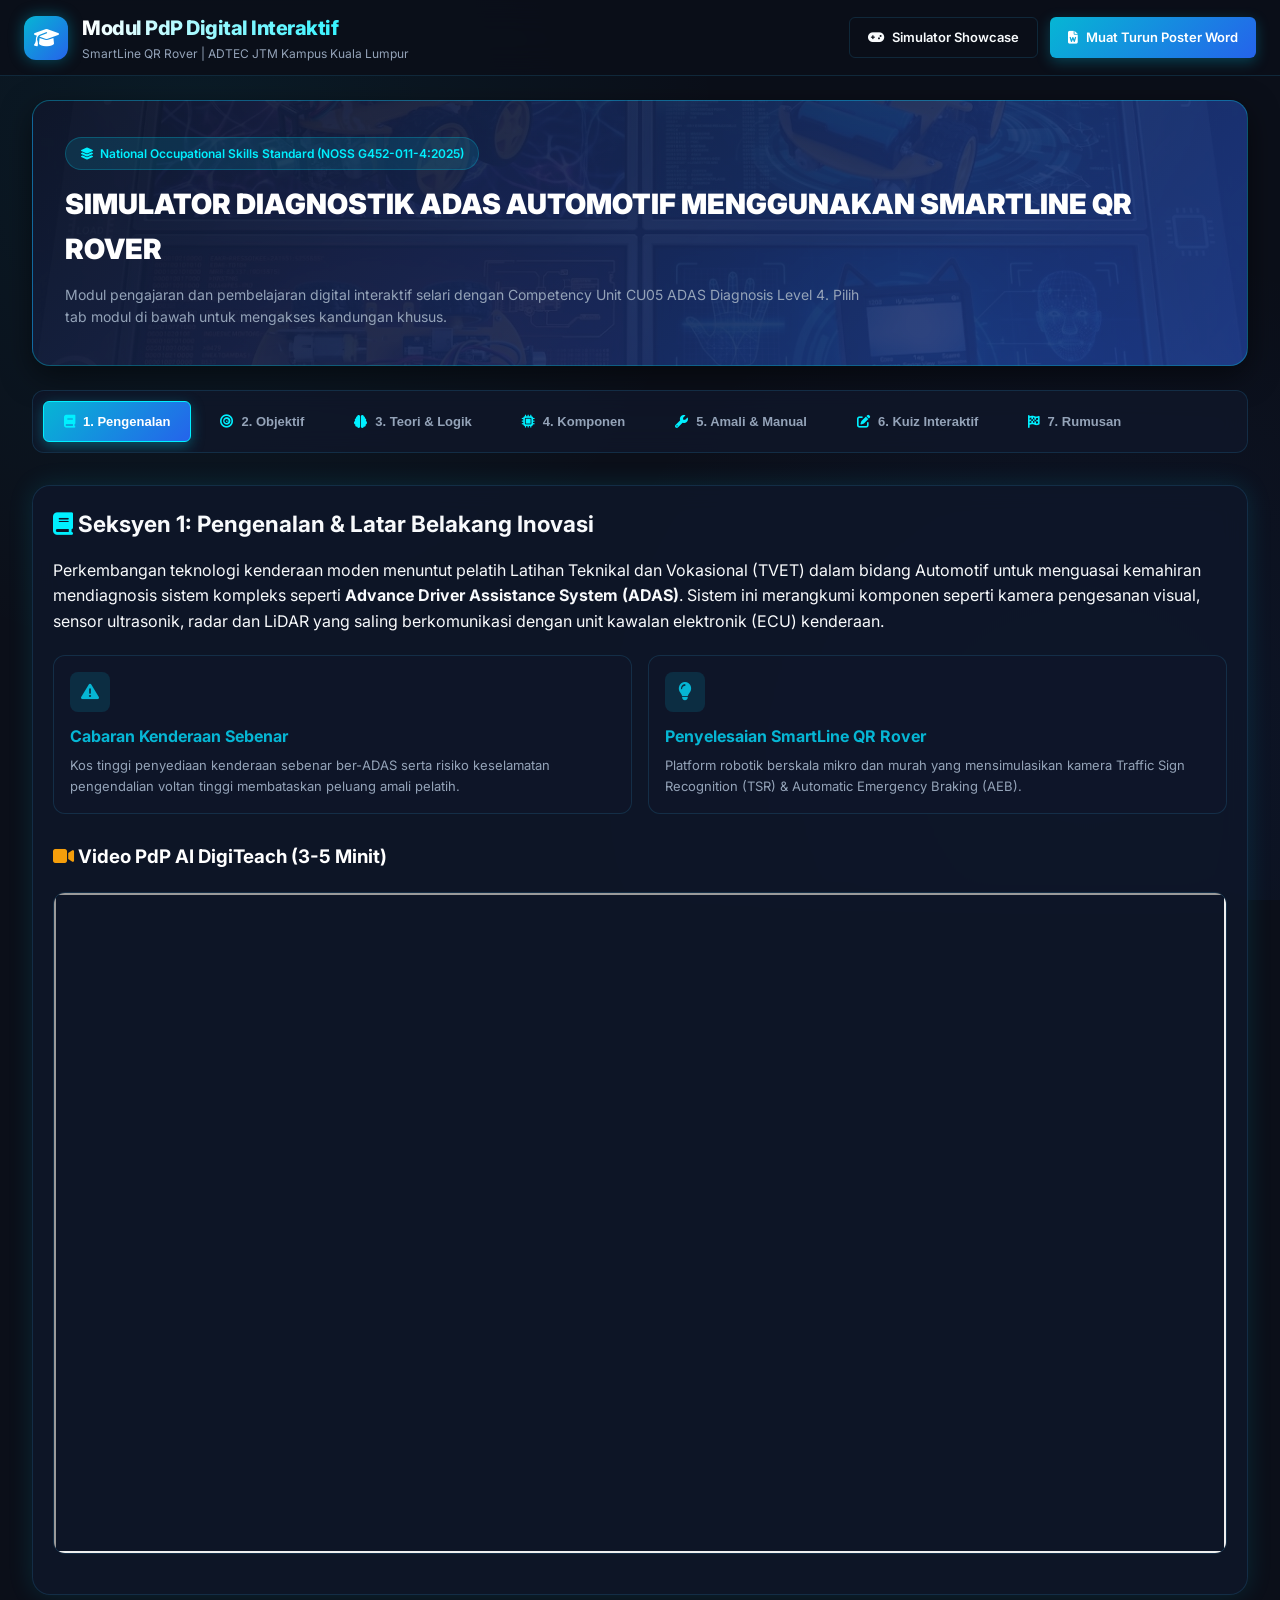
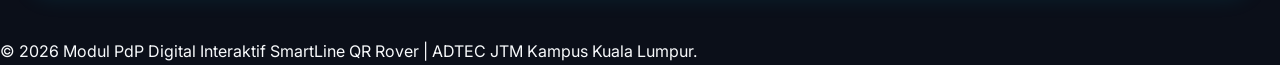
<file: google_site_portal.html>
<!DOCTYPE html>
<html lang="ms">
<head>
    <meta charset="UTF-8">
    <meta name="viewport" content="width=device-width, initial-scale=1.0">
    <title>Modul PdP Digital Interaktif | SmartLine QR Rover ADAS</title>
    <meta name="description" content="Modul Pengajaran & Pembelajaran Digital Interaktif Simulator Diagnostik ADAS Automotif Menggunakan SmartLine QR Rover. ADTEC JTM Kampus Kuala Lumpur.">
    <!-- Google Fonts -->
    <link rel="preconnect" href="https://fonts.googleapis.com">
    <link rel="preconnect" href="https://fonts.gstatic.com" crossorigin>
    <link href="https://fonts.googleapis.com/css2?family=Inter:wght@300;400;500;600;700;800;900&family=JetBrains+Mono:wght@400;600;700&display=swap" rel="stylesheet">
    <!-- FontAwesome Icons -->
    <link rel="stylesheet" href="https://cdnjs.cloudflare.com/ajax/libs/font-awesome/6.5.1/css/all.min.css">
    <link rel="stylesheet" href="style.css">
    <style>
        /* Tab-Based Portal Styling */
        .portal-hero {
            background: linear-gradient(135deg, rgba(15, 23, 42, 0.95), rgba(30, 58, 138, 0.9)), url('assets/site_image_1.jpg') center/cover;
            padding: 36px 32px;
            border-radius: var(--radius-lg);
            border: 1px solid var(--border-glow);
            margin-bottom: 24px;
            box-shadow: 0 10px 30px rgba(0,0,0,0.5);
        }
        
        .portal-tabs-wrapper {
            background: rgba(15, 23, 42, 0.8);
            backdrop-filter: blur(12px);
            border: 1px solid var(--border-color);
            border-radius: var(--radius-md);
            padding: 10px;
            margin-bottom: 32px; /* Clear gap between tabs bar and panel content */
            display: flex;
            gap: 8px;
            overflow-x: auto;
        }

        .portal-tab-btn {
            padding: 12px 20px;
            background: transparent;
            border: 1px solid transparent;
            border-radius: var(--radius-sm);
            color: var(--text-secondary);
            font-size: 13px;
            font-weight: 600;
            cursor: pointer;
            white-space: nowrap;
            display: inline-flex;
            align-items: center;
            gap: 8px;
            transition: all 0.2s ease;
        }

        .portal-tab-btn:hover {
            background: rgba(30, 41, 59, 0.6);
            color: var(--text-primary);
        }

        .portal-tab-btn.active {
            background: linear-gradient(135deg, var(--color-cyan), var(--color-blue));
            color: #FFFFFF;
            border-color: var(--color-cyan-glow);
            box-shadow: 0 4px 14px rgba(6, 182, 212, 0.4);
            font-weight: 700;
        }

        /* Distinct Tab Content Panels */
        .portal-panel {
            display: none;
            margin-top: 10px;
        }

        .portal-panel.active {
            display: block;
            animation: panelFadeIn 0.3s ease;
        }

        @keyframes panelFadeIn {
            from { opacity: 0; transform: translateY(8px); }
            to { opacity: 1; transform: translateY(0); }
        }

        .video-container {
            position: relative;
            padding-bottom: 56.25%;
            height: 0;
            overflow: hidden;
            border-radius: var(--radius-md);
            border: 1px solid var(--border-color);
            margin: 20px 0;
        }

        .video-container iframe {
            position: absolute;
            top: 0;
            left: 0;
            width: 100%;
            height: 100%;
        }

        .quiz-question-card {
            background: rgba(15, 23, 42, 0.9);
            border: 1px solid var(--border-color);
            border-radius: var(--radius-md);
            padding: 20px;
            margin-bottom: 16px;
        }

        .quiz-opt {
            display: block;
            padding: 10px 14px;
            background: rgba(30, 41, 59, 0.6);
            border: 1px solid var(--border-color);
            border-radius: var(--radius-sm);
            margin-top: 8px;
            cursor: pointer;
            transition: all 0.2s ease;
            font-size: 13px;
        }

        .quiz-opt:hover {
            background: rgba(6, 182, 212, 0.15);
            border-color: var(--color-cyan);
        }

        .quiz-opt input {
            margin-right: 10px;
            accent-color: var(--color-cyan);
        }

        .code-block-box {
            background: #050811;
            border: 1px solid var(--border-color);
            border-radius: var(--radius-md);
            padding: 16px;
            font-family: var(--font-mono);
            font-size: 13px;
            color: #38BDF8;
            overflow-x: auto;
            position: relative;
            margin: 16px 0;
        }

        .copy-btn {
            position: absolute;
            top: 10px;
            right: 10px;
            background: rgba(30, 41, 59, 0.8);
            border: 1px solid var(--border-color);
            color: #fff;
            padding: 4px 10px;
            border-radius: 4px;
            font-size: 11px;
            cursor: pointer;
        }

        .comp-grid {
            display: grid;
            grid-template-columns: repeat(auto-fit, minmax(260px, 1fr));
            gap: 16px;
            margin-top: 16px;
        }

        .comp-card {
            background: rgba(15, 23, 42, 0.8);
            border: 1px solid var(--border-color);
            border-radius: var(--radius-md);
            padding: 16px;
        }

        .comp-icon {
            width: 40px;
            height: 40px;
            border-radius: 8px;
            background: rgba(6, 182, 212, 0.15);
            color: var(--color-cyan);
            display: flex;
            align-items: center;
            justify-content: center;
            font-size: 18px;
            margin-bottom: 12px;
        }
    </style>
</head>
<body class="dark-theme">

    <!-- TOP NAV BAR -->
    <header class="top-nav">
        <div class="nav-container">
            <div class="brand-logo">
                <div class="logo-icon"><i class="fa-solid fa-graduation-cap"></i></div>
                <div class="brand-text">
                    <span class="brand-title">Modul PdP Digital Interaktif</span>
                    <span class="brand-sub">SmartLine QR Rover | ADTEC JTM Kampus Kuala Lumpur</span>
                </div>
            </div>

            <div class="nav-actions">
                <a href="index.html" class="btn btn-outline btn-sm">
                    <i class="fa-solid fa-gamepad"></i> Simulator Showcase
                </a>
                <a href="Poster_A4_eProsiding_SmartLine_QR_Rover_MIPACTVET2026.docx" download class="btn btn-primary btn-sm">
                    <i class="fa-solid fa-file-word"></i> Muat Turun Poster Word
                </a>
            </div>
        </div>
    </header>

    <div class="main-content" style="max-width: 1400px; margin: 0 auto; padding: 24px 32px;">
        
        <!-- HERO SECTION BANNER -->
        <div class="portal-hero">
            <span class="badge badge-category"><i class="fa-solid fa-layer-group"></i> National Occupational Skills Standard (NOSS G452-011-4:2025)</span>
            <h1 style="font-size: 28px; font-weight: 900; margin: 12px 0; color: #fff;">
                SIMULATOR DIAGNOSTIK ADAS AUTOMOTIF MENGGUNAKAN SMARTLINE QR ROVER
            </h1>
            <p style="color: #94A3B8; max-width: 800px; font-size: 14px;">
                Modul pengajaran dan pembelajaran digital interaktif selari dengan Competency Unit CU05 ADAS Diagnosis Level 4. Pilih tab modul di bawah untuk mengakses kandungan khusus.
            </p>
        </div>

        <!-- TAB NAVIGATION (INDIVIDUAL TAB SEPARATION) -->
        <div class="portal-tabs-wrapper">
            <button class="portal-tab-btn active" onclick="switchPortalTab(this, 'tab-sec-1')">
                <i class="fa-solid fa-book text-cyan"></i> 1. Pengenalan
            </button>
            <button class="portal-tab-btn" onclick="switchPortalTab(this, 'tab-sec-2')">
                <i class="fa-solid fa-bullseye text-cyan"></i> 2. Objektif
            </button>
            <button class="portal-tab-btn" onclick="switchPortalTab(this, 'tab-sec-3')">
                <i class="fa-solid fa-brain text-cyan"></i> 3. Teori & Logik
            </button>
            <button class="portal-tab-btn" onclick="switchPortalTab(this, 'tab-sec-4')">
                <i class="fa-solid fa-microchip text-cyan"></i> 4. Komponen
            </button>
            <button class="portal-tab-btn" onclick="switchPortalTab(this, 'tab-sec-5')">
                <i class="fa-solid fa-wrench text-cyan"></i> 5. Amali & Manual
            </button>
            <button class="portal-tab-btn" onclick="switchPortalTab(this, 'tab-sec-6')">
                <i class="fa-solid fa-pen-to-square text-cyan"></i> 6. Kuiz Interaktif
            </button>
            <button class="portal-tab-btn" onclick="switchPortalTab(this, 'tab-sec-7')">
                <i class="fa-solid fa-flag-checkered text-cyan"></i> 7. Rumusan
            </button>
        </div>

        <!-- ========================================== -->
        <!-- TAB 1 PANEL: PENGENALAN -->
        <!-- ========================================== -->
        <div id="tab-sec-1" class="portal-panel active">
            <div class="card card-glow">
                <div class="card-header">
                    <h2><i class="fa-solid fa-book text-cyan"></i> Seksyen 1: Pengenalan & Latar Belakang Inovasi</h2>
                </div>
                <div class="card-body">
                    <p>Perkembangan teknologi kenderaan moden menuntut pelatih Latihan Teknikal dan Vokasional (TVET) dalam bidang Automotif untuk menguasai kemahiran mendiagnosis sistem kompleks seperti <strong>Advance Driver Assistance System (ADAS)</strong>. Sistem ini merangkumi komponen seperti kamera pengesanan visual, sensor ultrasonik, radar dan LiDAR yang saling berkomunikasi dengan unit kawalan elektronik (ECU) kenderaan.</p>
                    
                    <div class="comp-grid" style="margin-top: 20px;">
                        <div class="comp-card">
                            <div class="comp-icon"><i class="fa-solid fa-triangle-exclamation"></i></div>
                            <h4 style="color: var(--color-cyan);">Cabaran Kenderaan Sebenar</h4>
                            <p style="font-size: 13px; color: var(--text-secondary); margin-top: 6px;">Kos tinggi penyediaan kenderaan sebenar ber-ADAS serta risiko keselamatan pengendalian voltan tinggi membataskan peluang amali pelatih.</p>
                        </div>
                        <div class="comp-card">
                            <div class="comp-icon"><i class="fa-solid fa-lightbulb"></i></div>
                            <h4 style="color: var(--color-cyan);">Penyelesaian SmartLine QR Rover</h4>
                            <p style="font-size: 13px; color: var(--text-secondary); margin-top: 6px;">Platform robotik berskala mikro dan murah yang mensimulasikan kamera Traffic Sign Recognition (TSR) & Automatic Emergency Braking (AEB).</p>
                        </div>
                    </div>

                    <!-- VIDEO PLAYER -->
                    <h3 style="margin-top: 28px; margin-bottom: 12px; color: #fff;"><i class="fa-solid fa-video text-amber"></i> Video PdP AI DigiTeach (3-5 Minit)</h3>
                    <div class="video-container">
                        <iframe src="https://www.youtube.com/embed/Lzb06oSUD6E" title="Video PdP SmartLine QR Rover ADAS" allow="accelerometer; autoplay; clipboard-write; encrypted-media; gyroscope; picture-in-picture" allowfullscreen></iframe>
                    </div>
                </div>
            </div>
        </div>

        <!-- ========================================== -->
        <!-- TAB 2 PANEL: OBJEKTIF -->
        <!-- ========================================== -->
        <div id="tab-sec-2" class="portal-panel">
            <div class="card card-glow">
                <div class="card-header">
                    <h2><i class="fa-solid fa-bullseye text-cyan"></i> Seksyen 2: Objektif Modul & Hasil Pembelajaran</h2>
                </div>
                <div class="card-body">
                    <p style="margin-bottom: 16px; color: var(--text-secondary);">Projek ini bertujuan untuk mencapai hasil pembelajaran berikut:</p>
                    <ul class="noss-list" style="font-size: 14px; line-height: 1.8;">
                        <li><i class="fa-solid fa-circle-check text-success"></i> <strong>Objektif 1:</strong> Membangunkan platform simulator robotik berautonomi SmartLine QR Rover menggunakan AI Vision (HuskyLens) dan sensor ultrasonik bagi mensimulasikan ADAS.</li>
                        <li><i class="fa-solid fa-circle-check text-success"></i> <strong>Objektif 2:</strong> Menyediakan modul PdP digital interaktif yang dipetakan secara langsung kepada standard <strong>NOSS G452-011-4:2025 (ADAS Diagnosis Level 4)</strong>.</li>
                        <li><i class="fa-solid fa-circle-check text-success"></i> <strong>Objektif 3:</strong> Menyediakan pendedahan amali berskala mikro dan kos rendah sebelum pelatih mengendalikan kenderaan sebenar bervoltan tinggi.</li>
                    </ul>
                </div>
            </div>
        </div>

        <!-- ========================================== -->
        <!-- TAB 3 PANEL: TEORI & PSEUDOKOD -->
        <!-- ========================================== -->
        <div id="tab-sec-3" class="portal-panel">
            <div class="card card-glow">
                <div class="card-header">
                    <h2><i class="fa-solid fa-brain text-cyan"></i> Seksyen 3: Teori Navigasi & Pseudokod Logik Kawalan ECU</h2>
                </div>
                <div class="card-body">
                    <p>Rover beroperasi berasaskan 3 prinsip kawalan utama:</p>
                    <ol style="margin-left: 20px; color: var(--text-secondary); margin-top: 10px; line-height: 1.8;">
                        <li><strong>Line Following Navigation:</strong> Sensor IR array membaca kontras garisan hitam pada trek permukaan.</li>
                        <li><strong>Obstacle Detection & AEB:</strong> Sensor Ultrasonik mengira masa balik gelombang bunyi untuk mengesan objek (< 20cm).</li>
                        <li><strong>AI Vision Command Recognition:</strong> HuskyLens membaca tag QR untuk menghantar arahan START, PAUSE & STOP menerusi komunikasi UART/I2C ke Arduino ECU.</li>
                    </ol>

                    <h4 style="margin-top: 24px; color: #fff;"><i class="fa-solid fa-code text-cyan"></i> Pseudokod Logik Kawalan (Arduino ECU):</h4>
                    <div class="code-block-box">
                        <button class="copy-btn" onclick="copyCode()"><i class="fa-solid fa-copy"></i> Salin Kod</button>
<pre id="code-content">// SmartLine QR Rover - ADAS Control Logic
VOID LOOP() {
    READ_HUSKYLENS_QR();
    READ_ULTRASONIC_DISTANCE();
    READ_LINE_SENSORS();

    IF (qr_command == "QR_START") {
        rover_state = STATE_RUNNING;
    } ELSE IF (qr_command == "QR_PAUSE") {
        rover_state = STATE_HOLD;
    } ELSE IF (qr_command == "QR_STOP") {
        rover_state = STATE_STOPPED;
    }

    // AEB Emergency Braking Priority Check
    IF (ultrasonic_distance < 20.0) { // Object in front < 20cm
        STOP_MOTORS();
        TRIGGER_HAZARD_ALARM();
        WAIT_UNTIL_PATH_CLEAR();
    } ELSE IF (rover_state == STATE_RUNNING) {
        EXECUTE_LINE_FOLLOWING();
    } ELSE {
        STOP_MOTORS();
    }
}</pre>
                    </div>
                </div>
            </div>
        </div>

        <!-- ========================================== -->
        <!-- TAB 4 PANEL: KOMPONEN & SPESIFIKASI -->
        <!-- ========================================== -->
        <div id="tab-sec-4" class="portal-panel">
            <div class="card card-glow">
                <div class="card-header">
                    <h2><i class="fa-solid fa-microchip text-cyan"></i> Seksyen 4: Senarai Komponen & Spesifikasi Teknikal</h2>
                </div>
                <div class="card-body">
                    <div class="comp-grid">
                        <div class="comp-card">
                            <div class="comp-icon"><i class="fa-solid fa-eye"></i></div>
                            <h4>1. HuskyLens AI Vision Sensor</h4>
                            <p style="font-size: 12px; color: var(--text-secondary); margin-top: 4px;">Pengecaman kod QR & pemprosesan imej AI terbenam (Kamera TSR ADAS).</p>
                        </div>
                        <div class="comp-card">
                            <div class="comp-icon"><i class="fa-solid fa-radar"></i></div>
                            <h4>2. Dual Ultrasonic Sensor</h4>
                            <p style="font-size: 12px; color: var(--text-secondary); margin-top: 4px;">Pengesanan halangan & jarak gelombang bunyi (Sensor AEB ADAS).</p>
                        </div>
                        <div class="comp-card">
                            <div class="comp-icon"><i class="fa-solid fa-arrows-split-up-and-left"></i></div>
                            <h4>3. IR Line Sensor Array</h4>
                            <p style="font-size: 12px; color: var(--text-secondary); margin-top: 4px;">Membaca garisan hitam pada trek untuk navigasi autonomi.</p>
                        </div>
                        <div class="comp-card">
                            <div class="comp-icon"><i class="fa-solid fa-bolt"></i></div>
                            <h4>4. Arduino / Compatible ECU</h4>
                            <p style="font-size: 12px; color: var(--text-secondary); margin-top: 4px;">Unit kawalan pusat pemprosesan input sensor & output motor.</p>
                        </div>
                    </div>

                    <h4 style="margin-top: 24px; color: #fff;">Jadual Spesifikasi Teknikal Rover:</h4>
                    <div class="table-responsive" style="margin-top: 10px;">
                        <table class="poster-table">
                            <thead>
                                <tr>
                                    <th>Item</th>
                                    <th>Spesifikasi Teknikal</th>
                                </tr>
                            </thead>
                            <tbody>
                                <tr><td><strong>Voltan Operasi</strong></td><td>7.4V – 12V DC (Bateri Li-ion Boleh Cas)</td></tr>
                                <tr><td><strong>Papan Kawalan Utama</strong></td><td>Arduino / Compatible Microcontroller (ECU)</td></tr>
                                <tr><td><strong>Sistem Pemacu</strong></td><td>4 x DC Gear Motor + L298N Motor Driver Module</td></tr>
                                <tr><td><strong>Sistem Navigasi</strong></td><td>Line Following (Sensor IR Array)</td></tr>
                                <tr><td><strong>Pengesanan Halangan</strong></td><td>Sensor Ultrasonik (AEB Safety Zone < 20cm)</td></tr>
                                <tr><td><strong>Sistem Penglihatan Visual</strong></td><td>HuskyLens AI Vision Camera</td></tr>
                                <tr><td><strong>Antara Muka Arahan</strong></td><td>Kod QR (START, PAUSE, STOP)</td></tr>
                                <tr><td><strong>Bahan Casis</strong></td><td>Akrilik & Plastik Tahan Lasak (Pacuan 4-Roda)</td></tr>
                            </tbody>
                        </table>
                    </div>
                </div>
            </div>
        </div>

        <!-- ========================================== -->
        <!-- TAB 5 PANEL: AMALI & MANUAL DIAGNOSTIK -->
        <!-- ========================================== -->
        <div id="tab-sec-5" class="portal-panel">
            <div class="card card-glow">
                <div class="card-header">
                    <h2><i class="fa-solid fa-wrench text-cyan"></i> Seksyen 5: Manual Amali Terpandu & Diagnostik Kerosakan</h2>
                </div>
                <div class="card-body">
                    <p>Pelatih TVET dikehendaki melaksanakan 4 fasa ujian amali mengikut prosedur standard:</p>
                    
                    <div class="quiz-question-card" style="margin-top: 14px;">
                        <h4 style="color: var(--color-cyan);"><i class="fa-solid fa-clipboard-check"></i> Prosedur Ujian Operasi Amali:</h4>
                        <ol style="margin-left: 20px; color: var(--text-secondary); margin-top: 8px; font-size: 13px; line-height: 1.8;">
                            <li><strong>Semakan Awal Sebelum Operasi:</strong> Semak sambungan talian kuasa bateri (7.4V DC), pin I/O sensor, dan mod pengesan HuskyLens.</li>
                            <li><strong>Ujian Sensor Garisan (Line Following):</strong> Tunjukkan kod QR START kepada HuskyLens dan perhatikan sama ada rover mengikut garisan trek secara tepat.</li>
                            <li><strong>Ujian Pengesanan Halangan (AEB Test):</strong> Letakkan objek pada jarak ~20cm semasa rover bergerak dan catat tindak balas henti automatik.</li>
                            <li><strong>Ujian Kawalan Kod QR (TSR Test):</strong> Tunjukkan kod QR STOP, START dan PAUSE secara berurutan dan perhatikan tindak balas ECU.</li>
                        </ol>
                    </div>
                </div>
            </div>
        </div>

        <!-- ========================================== -->
        <!-- TAB 6 PANEL: KUIZ INTERAKTIF -->
        <!-- ========================================== -->
        <div id="tab-sec-6" class="portal-panel">
            <div class="card card-glow">
                <div class="card-header">
                    <h2><i class="fa-solid fa-pen-to-square text-cyan"></i> Seksyen 6: Penilaian Pemahaman Interaktif (Kuiz Diagnostik ADAS)</h2>
                </div>
                <div class="card-body">
                    <p style="margin-bottom: 16px; color: var(--text-secondary);">Jawab 4 soalan penilaian berikut untuk menguji kefahaman anda tentang logik diagnostik ADAS (Had Lulus: 75%):</p>
                    
                    <form id="quizForm" onsubmit="evaluateQuiz(event)">
                        <div class="quiz-question-card">
                            <strong>Soalan 1: Komponen manakah pada SmartLine QR Rover yang mensimulasikan sistem Traffic Sign Recognition (TSR)?</strong>
                            <label class="quiz-opt"><input type="radio" name="q1" value="A"> A. Sensor Ultrasonik</label>
                            <label class="quiz-opt"><input type="radio" name="q1" value="B"> B. HuskyLens AI Vision Camera</label>
                            <label class="quiz-opt"><input type="radio" name="q1" value="C"> C. IR Line Sensor Array</label>
                        </div>

                        <div class="quiz-question-card">
                            <strong>Soalan 2: Apakah tindak balas rover apabila sensor ultrasonik mengesan halangan pada jarak kurang daripada 20cm?</strong>
                            <label class="quiz-opt"><input type="radio" name="q2" value="A"> A. Memecut melebihi kelajuan biasa</label>
                            <label class="quiz-opt"><input type="radio" name="q2" value="B"> B. Berhenti automatik (AEB Trigger) & menunggu laluan bersih</label>
                            <label class="quiz-opt"><input type="radio" name="q2" value="C"> C. Mengundur secara berterusan</label>
                        </div>

                        <div class="quiz-question-card">
                            <strong>Soalan 3: Apakah unit kompetensi NOSS G452-011-4:2025 yang dipetakan bagi ujian pengesanan halangan ultrasonik?</strong>
                            <label class="quiz-opt"><input type="radio" name="q3" value="A"> A. C05-W02 (Diagnose Camera System)</label>
                            <label class="quiz-opt"><input type="radio" name="q3" value="B"> B. C05-W03 (Diagnose Ultrasonic Sensor System)</label>
                            <label class="quiz-opt"><input type="radio" name="q3" value="C"> C. C05-W01 (Diagnose Radar System)</label>
                        </div>

                        <div class="quiz-question-card">
                            <strong>Soalan 4: Sekiranya voltan bateri drop di bawah 4.2V dan sensor garisan gagal membaca trek, apakah Kod DTC yang disimulasikan?</strong>
                            <label class="quiz-opt"><input type="radio" name="q4" value="A"> A. DTC C0110 (IR Line Array Low Supply Voltage)</label>
                            <label class="quiz-opt"><input type="radio" name="q4" value="B"> B. DTC C0035 (Ultrasonic Circuit Fault)</label>
                            <label class="quiz-opt"><input type="radio" name="q4" value="C"> C. DTC C0074 (Camera Alignment Fault)</label>
                        </div>

                        <button type="submit" class="btn btn-primary btn-block" style="margin-top: 16px;">
                            <i class="fa-solid fa-paper-plane"></i> Hantar & Semak Keputusan Kuiz
                        </button>
                    </form>

                    <div id="quizResultBox" class="dtc-info-box" style="display: none; margin-top: 20px;">
                        <div id="quizResultScore" class="dtc-code"></div>
                        <div id="quizResultDesc" class="dtc-desc"></div>
                    </div>
                </div>
            </div>
        </div>

        <!-- ========================================== -->
        <!-- TAB 7 PANEL: RUMUSAN -->
        <!-- ========================================== -->
        <div id="tab-sec-7" class="portal-panel">
            <div class="card card-glow">
                <div class="card-header">
                    <h2><i class="fa-solid fa-flag-checkered text-cyan"></i> Seksyen 7: Rumusan & Modul Pembangunan Lanjutan</h2>
                </div>
                <div class="card-body">
                    <p>SmartLine QR Rover membuktikan bahawa pendedahan sistem kenderaan autonomi dan diagnosis ADAS boleh diajar secara berkesan melalui kaedah simulasi skala mikro. Inovasi ini selari dengan keperluan pasaran buruh yang menuntut kepakaran mendiagnosis kenderaan berteknologi pintar (Industry 4.0).</p>

                    <h4 style="margin-top: 20px; color: #fff;"><i class="fa-solid fa-rocket text-amber"></i> Cadangan Pembangunan Lanjutan Masa Hadapan:</h4>
                    <ul class="noss-list" style="margin-top: 10px;">
                        <li><i class="fa-solid fa-arrow-right text-cyan"></i> Mengintegrasikan sistem pelaporan Diagnostic Trouble Code (DTC) menerusi skrin scan tool OLED.</li>
                        <li><i class="fa-solid fa-arrow-right text-cyan"></i> Mengembangkan modul untuk merangkumi simulasi sistem Radar & LiDAR (CU05-W01 & W04).</li>
                        <li><i class="fa-solid fa-arrow-right text-cyan"></i> Penglihatan AI peringkat tinggi menggunakan model YOLOv5 terbenam pada Raspberry Pi.</li>
                    </ul>
                </div>
            </div>
        </div>

    </div>

    <footer class="app-footer">
        <p>&copy; 2026 Modul PdP Digital Interaktif SmartLine QR Rover | ADTEC JTM Kampus Kuala Lumpur.</p>
    </footer>

    <script>
        function switchPortalTab(btnElement, targetTabId) {
            // Deactivate all tab buttons
            const buttons = document.querySelectorAll('.portal-tab-btn');
            buttons.forEach(btn => btn.classList.remove('active'));

            // Deactivate all tab panels
            const panels = document.querySelectorAll('.portal-panel');
            panels.forEach(panel => panel.classList.remove('active'));

            // Activate clicked button and panel
            btnElement.classList.add('active');
            const targetPanel = document.getElementById(targetTabId);
            if (targetPanel) {
                targetPanel.classList.add('active');
            }
        }

        function copyCode() {
            const code = document.getElementById('code-content').innerText;
            navigator.clipboard.writeText(code);
            alert('Pseudokod berjaya disalin ke papan keratan!');
        }

        function evaluateQuiz(e) {
            e.preventDefault();
            const answers = { q1: 'B', q2: 'B', q3: 'B', q4: 'A' };
            let score = 0;
            const form = new FormData(document.getElementById('quizForm'));
            
            for (let k in answers) {
                if (form.get(k) === answers[k]) score += 25;
            }

            const resBox = document.getElementById('quizResultBox');
            const scoreEl = document.getElementById('quizResultScore');
            const descEl = document.getElementById('quizResultDesc');

            resBox.style.display = 'block';
            scoreEl.innerText = `KEPUTUSAN KUIZ: ${score}% (${score >= 75 ? 'LULUS' : 'GAGAL'})`;
            
            if (score >= 75) {
                scoreEl.style.color = '#10B981';
                descEl.innerText = 'Tahniah! Anda telah menguasai logik diagnostik ADAS & NOSS Level 4 secara cemerlang.';
            } else {
                scoreEl.style.color = '#EF4444';
                descEl.innerText = 'Sila ulang kaji Seksyen 3 (Teori) dan Seksyen 5 (Amali) sebelum mencuba lagi.';
            }
        }
    </script>
</body>
</html>
</file>
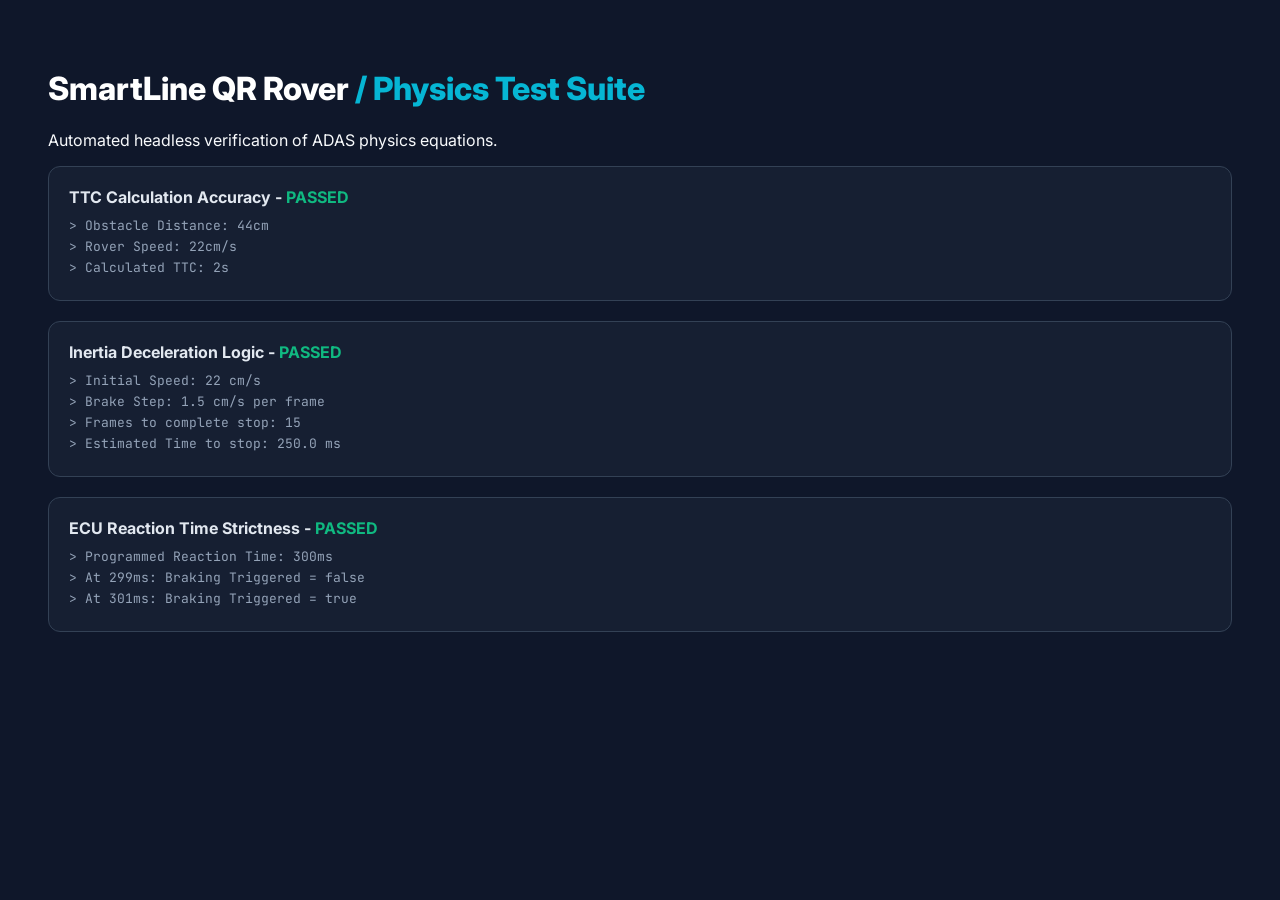
<file: tests.html>
<!DOCTYPE html>
<html lang="en">
<head>
    <meta charset="UTF-8">
    <meta name="viewport" content="width=device-width, initial-scale=1.0">
    <title>SmartLine QR Rover - Physics Test Suite</title>
    <link href="https://fonts.googleapis.com/css2?family=Inter:wght@400;600;800&family=JetBrains+Mono:wght@400;700&display=swap" rel="stylesheet">
    <style>
        body { font-family: 'Inter', sans-serif; background: #0F172A; color: #F8FAFC; padding: 40px; }
        h1 { color: #06B6D4; font-weight: 800; }
        .test-box { background: rgba(30, 41, 59, 0.5); border: 1px solid #334155; padding: 20px; border-radius: 12px; margin-bottom: 20px; }
        .pass { color: #10B981; font-weight: bold; }
        .fail { color: #EF4444; font-weight: bold; }
        .log-line { font-family: 'JetBrains Mono', monospace; font-size: 13px; margin: 4px 0; color: #94A3B8; }
        .log-title { font-weight: bold; margin-bottom: 10px; color: #E2E8F0; }
    </style>
</head>
<body>
    <h1><span style="color:#FFF">SmartLine QR Rover</span> / Physics Test Suite</h1>
    <p>Automated headless verification of ADAS physics equations.</p>
    
    <div id="test-results"></div>

    <script src="physics.test.js"></script>
</body>
</html>
</file>
<file: style.css>
/* ==========================================================================
   SMARTLINE QR ROVER - AUTOMOTIVE AI DIGITEACH DESIGN SYSTEM
   ========================================================================== */

:root {
    --bg-dark: #0B0F19;
    --bg-card: rgba(15, 23, 42, 0.85);
    --bg-card-hover: rgba(30, 41, 59, 0.9);
    --border-color: rgba(56, 189, 248, 0.15);
    --border-glow: rgba(6, 182, 212, 0.4);
    
    --color-cyan: #06B6D4;
    --color-cyan-glow: #00F0FF;
    --color-blue: #2563EB;
    --color-amber: #F59E0B;
    --color-green: #10B981;
    --color-danger: #EF4444;
    --color-purple: #8B5CF6;

    --text-primary: #F8FAFC;
    --text-secondary: #94A3B8;
    --text-muted: #64748B;

    --font-main: 'Inter', system-ui, -apple-system, sans-serif;
    --font-mono: 'JetBrains Mono', monospace;

    --radius-sm: 6px;
    --radius-md: 12px;
    --radius-lg: 18px;

    --shadow-glow: 0 0 25px rgba(6, 182, 212, 0.15);
}

/* GLOBAL RESETS */
* {
    box-sizing: border-box;
    margin: 0;
    padding: 0;
}

body {
    font-family: var(--font-main);
    background-color: var(--bg-dark);
    color: var(--text-primary);
    line-height: 1.6;
    overflow-x: hidden;
    background-image: 
        radial-gradient(circle at 15% 15%, rgba(6, 182, 212, 0.08) 0%, transparent 40%),
        radial-gradient(circle at 85% 85%, rgba(37, 99, 235, 0.08) 0%, transparent 40%);
    background-attachment: fixed;
}

/* TOP NAV BAR */
.top-nav {
    background: rgba(11, 15, 25, 0.9);
    backdrop-filter: blur(16px);
    border-bottom: 1px solid var(--border-color);
    position: sticky;
    top: 0;
    z-index: 1000;
    padding: 12px 24px;
}

.nav-container {
    display: flex;
    align-items: center;
    justify-content: space-between;
    max-width: 1600px;
    margin: 0 auto;
}

.brand-logo {
    display: flex;
    align-items: center;
    gap: 14px;
}

.logo-icon {
    width: 44px;
    height: 44px;
    background: linear-gradient(135deg, var(--color-cyan), var(--color-blue));
    border-radius: var(--radius-md);
    display: flex;
    align-items: center;
    justify-content: center;
    font-size: 20px;
    color: #fff;
    box-shadow: 0 0 15px rgba(6, 182, 212, 0.4);
}

.brand-title {
    font-size: 20px;
    font-weight: 800;
    letter-spacing: -0.5px;
    background: linear-gradient(90deg, #FFFFFF, var(--color-cyan-glow));
    -webkit-background-clip: text;
    -webkit-text-fill-color: transparent;
    display: block;
}

.brand-sub {
    font-size: 12px;
    color: var(--text-secondary);
    display: block;
}

.nav-center {
    display: flex;
    gap: 10px;
}

.badge {
    padding: 6px 14px;
    border-radius: 50px;
    font-size: 12px;
    font-weight: 600;
    display: inline-flex;
    align-items: center;
    gap: 6px;
}

.badge-category {
    background: rgba(6, 182, 212, 0.15);
    color: var(--color-cyan-glow);
    border: 1px solid rgba(6, 182, 212, 0.3);
}

.badge-institution {
    background: rgba(37, 99, 235, 0.15);
    color: #60A5FA;
    border: 1px solid rgba(37, 99, 235, 0.3);
}

.nav-actions {
    display: flex;
    gap: 12px;
}

/* BUTTONS */
.btn {
    padding: 9px 18px;
    border-radius: var(--radius-sm);
    font-size: 13px;
    font-weight: 600;
    cursor: pointer;
    border: none;
    display: inline-flex;
    align-items: center;
    gap: 8px;
    transition: all 0.2s ease;
    text-decoration: none;
}

.btn-primary {
    background: linear-gradient(135deg, var(--color-cyan), var(--color-blue));
    color: #fff;
    box-shadow: 0 4px 14px rgba(6, 182, 212, 0.3);
}

.btn-primary:hover {
    transform: translateY(-1px);
    box-shadow: 0 6px 20px rgba(6, 182, 212, 0.5);
}

.btn-outline {
    background: transparent;
    border: 1px solid var(--border-color);
    color: var(--text-primary);
}

.btn-outline:hover {
    border-color: var(--color-cyan);
    color: var(--color-cyan-glow);
}

.btn-success { background: var(--color-green); color: #fff; }
.btn-warning { background: var(--color-amber); color: #000; }
.btn-danger { background: var(--color-danger); color: #fff; }

.btn-block { width: 100%; justify-content: center; }

/* APP LAYOUT */
.app-layout {
    display: flex;
    max-width: 1600px;
    margin: 0 auto;
    min-height: calc(100vh - 120px);
}

/* SIDEBAR */
.sidebar {
    width: 280px;
    background: rgba(15, 23, 42, 0.6);
    backdrop-filter: blur(10px);
    border-right: 1px solid var(--border-color);
    padding: 24px 16px;
    display: flex;
    flex-direction: column;
    justify-content: flex-start;
}

.sidebar-header h3 {
    font-size: 12px;
    text-transform: uppercase;
    letter-spacing: 1px;
    color: var(--text-muted);
    margin-bottom: 16px;
    padding-left: 8px;
}

.nav-menu {
    display: flex;
    flex-direction: column;
    gap: 8px;
}

.nav-item {
    padding: 12px 16px;
    border-radius: var(--radius-md);
    border: 1px solid transparent;
    background: transparent;
    color: var(--text-secondary);
    font-size: 14px;
    font-weight: 500;
    display: flex;
    align-items: center;
    gap: 12px;
    cursor: pointer;
    transition: all 0.2s ease;
    text-align: left;
    position: relative;
}

.nav-item i {
    font-size: 16px;
    width: 20px;
}

.nav-item:hover {
    background: rgba(30, 41, 59, 0.5);
    color: var(--text-primary);
}

.nav-item.active {
    background: linear-gradient(90deg, rgba(6, 182, 212, 0.15), rgba(37, 99, 235, 0.15));
    border-color: var(--border-glow);
    color: var(--color-cyan-glow);
    font-weight: 600;
}

.pulse-dot {
    width: 8px;
    height: 8px;
    background: var(--color-cyan);
    border-radius: 50%;
    margin-left: auto;
    box-shadow: 0 0 10px var(--color-cyan);
    animation: pulse 1.5s infinite;
}

@keyframes pulse {
    0% { transform: scale(0.95); opacity: 0.7; }
    50% { transform: scale(1.2); opacity: 1; }
    100% { transform: scale(0.95); opacity: 0.7; }
}

.team-card {
    background: rgba(30, 41, 59, 0.5);
    border: 1px solid var(--border-color);
    border-radius: var(--radius-md);
    padding: 14px;
    font-size: 12px;
    margin-top: auto;
}

.team-title {
    font-weight: 700;
    color: var(--color-cyan);
    margin-bottom: 8px;
}

.team-member {
    color: var(--text-secondary);
    margin-bottom: 4px;
}

.team-email {
    color: var(--text-muted);
    font-family: var(--font-mono);
    margin-top: 8px;
}

/* MAIN CONTENT */
.main-content {
    flex: 1;
    padding: 28px 36px;
}

.tab-panel {
    display: none;
}

.tab-panel.active {
    display: block;
    animation: fadeIn 0.3s ease;
}

@keyframes fadeIn {
    from { opacity: 0; transform: translateY(6px); }
    to { opacity: 1; transform: translateY(0); }
}

.panel-header {
    display: flex;
    justify-content: space-between;
    align-items: flex-start;
    margin-bottom: 24px;
    padding-bottom: 16px;
    border-bottom: 1px solid var(--border-color);
}

.panel-header h2 {
    font-size: 24px;
    font-weight: 800;
    letter-spacing: -0.5px;
    margin-bottom: 4px;
}

.panel-header p {
    color: var(--text-secondary);
    font-size: 14px;
}

/* CARDS */
.card {
    background: var(--bg-card);
    backdrop-filter: blur(12px);
    border: 1px solid var(--border-color);
    border-radius: var(--radius-lg);
    padding: 20px;
    margin-bottom: 20px;
}

.card-glow {
    box-shadow: var(--shadow-glow);
}

.card-header {
    font-size: 15px;
    font-weight: 700;
    display: flex;
    justify-content: space-between;
    align-items: center;
    margin-bottom: 16px;
    color: var(--text-primary);
}

/* SIMULATOR GRID */
.simulator-grid {
    display: grid;
    grid-template-columns: 1.4fr 1fr;
    gap: 24px;
}

.simulator-canvas-card {
    display: flex;
    flex-direction: column;
}

.canvas-wrapper {
    position: relative;
    background: #050811;
    border-radius: var(--radius-md);
    border: 1px solid rgba(255, 255, 255, 0.08);
    overflow: hidden;
}

#roverCanvas {
    width: 100%;
    height: auto;
    max-height: 380px;
    aspect-ratio: 700 / 380;
    display: block;
}

/* HUD OVERLAY */
.hud-overlay {
    position: absolute;
    top: 10px;
    left: 10px;
    right: 10px;
    bottom: 10px;
    border: 1px solid rgba(6, 182, 212, 0.4);
    background: rgba(6, 182, 212, 0.05);
    border-radius: var(--radius-sm);
    pointer-events: none;
    padding: 10px 14px;
    display: flex;
    justify-content: center;
}

.hud-corner {
    position: absolute;
    width: 10px;
    height: 10px;
    border-color: var(--color-cyan);
    border-style: solid;
}

.hud-corner.top-left { top: -1px; left: -1px; border-width: 2px 0 0 2px; }
.hud-corner.top-right { top: -1px; right: -1px; border-width: 2px 2px 0 0; }
.hud-corner.bottom-left { bottom: -1px; left: -1px; border-width: 0 0 2px 2px; }
.hud-corner.bottom-right { bottom: -1px; right: -1px; border-width: 0 2px 2px 0; }

.hud-text {
    font-family: var(--font-mono);
    font-size: 11px;
    color: var(--color-cyan-glow);
    font-weight: 700;
    text-align: center;
}

.aeb-alert {
    position: absolute;
    bottom: 20px;
    left: 50%;
    transform: translateX(-50%);
    background: rgba(239, 68, 68, 0.95);
    color: #fff;
    padding: 10px 24px;
    border-radius: 50px;
    font-weight: 800;
    font-size: 13px;
    display: none;
    align-items: center;
    gap: 10px;
    box-shadow: 0 0 25px rgba(239, 68, 68, 0.8);
    animation: flashAlert 0.8s infinite alternate;
}

@keyframes flashAlert {
    from { opacity: 0.8; transform: translateX(-50%) scale(0.98); }
    to { opacity: 1; transform: translateX(-50%) scale(1.02); }
}

/* SENSOR READINGS */
.sensor-readings {
    display: grid;
    grid-template-columns: repeat(4, 1fr);
    gap: 12px;
    margin-top: 16px;
}

.reading-box {
    background: rgba(15, 23, 42, 0.9);
    border: 1px solid var(--border-color);
    padding: 12px;
    border-radius: var(--radius-md);
    text-align: center;
}

.reading-label {
    font-size: 11px;
    color: var(--text-muted);
    margin-bottom: 4px;
}

.reading-value {
    font-family: var(--font-mono);
    font-size: 13px;
    font-weight: 700;
}

/* CONTROLS */
.qr-btn-grid {
    display: grid;
    grid-template-columns: repeat(3, 1fr);
    gap: 10px;
    margin-top: 12px;
}

.btn-qr {
    flex-direction: column;
    padding: 14px 10px;
    border-radius: var(--radius-md);
}

.btn-qr span { font-size: 13px; font-weight: 700; }
.btn-qr small { font-size: 10px; opacity: 0.8; }

.slider-container {
    margin-top: 10px;
}

.slider-header {
    display: flex;
    justify-content: space-between;
    font-size: 13px;
    margin-bottom: 8px;
}

input[type="range"] {
    width: 100%;
    accent-color: var(--color-cyan);
    height: 6px;
    background: #1E293B;
    border-radius: 3px;
}

.slider-labels {
    display: flex;
    justify-content: space-between;
    font-size: 11px;
    margin-top: 6px;
    font-weight: 600;
}

/* DTC FAULT LAB */
.card-dtc {
    border-color: rgba(239, 68, 68, 0.3);
}

.form-select {
    width: 100%;
    padding: 10px 12px;
    background: #0F172A;
    border: 1px solid var(--border-color);
    border-radius: var(--radius-sm);
    color: var(--text-primary);
    font-size: 13px;
    margin-top: 6px;
}

.dtc-info-box {
    margin-top: 14px;
    background: rgba(30, 41, 59, 0.6);
    border-left: 4px solid var(--color-cyan);
    padding: 12px;
    border-radius: 0 var(--radius-md) var(--radius-md) 0;
    font-size: 12px;
}

.dtc-code {
    font-family: var(--font-mono);
    font-weight: 700;
    color: var(--color-cyan);
    margin-bottom: 4px;
}

/* POSTER EPROSIDING DISPLAY */
.poster-paper-container {
    background: #020617;
    padding: 24px;
    border-radius: var(--radius-lg);
    border: 1px solid var(--border-color);
}

.poster-document {
    background: #FFFFFF;
    color: #1E293B;
    padding: 36px;
    border-radius: 8px;
    box-shadow: 0 10px 30px rgba(0,0,0,0.5);
    max-width: 900px;
    margin: 0 auto;
    font-family: 'Inter', sans-serif;
}

.poster-header {
    text-align: center;
    border-bottom: 2px solid #1E3A8A;
    padding-bottom: 20px;
    margin-bottom: 24px;
}

.poster-logos {
    display: flex;
    justify-content: space-between;
    font-size: 11px;
    font-weight: 800;
    color: #1E3A8A;
    margin-bottom: 12px;
}

.poster-main-title {
    font-size: 20px;
    font-weight: 900;
    color: #0F172A;
    line-height: 1.3;
    margin-bottom: 12px;
}

.poster-authors {
    font-size: 12px;
    color: #475569;
}

.poster-sections {
    display: flex;
    flex-direction: column;
    gap: 20px;
}

.poster-card {
    background: #F8FAFC;
    border: 1px solid #E2E8F0;
    border-radius: 8px;
    padding: 18px;
}

.poster-card h3 {
    font-size: 14px;
    font-weight: 800;
    color: #1E40AF;
    margin-bottom: 10px;
    display: flex;
    align-items: center;
    gap: 8px;
}

.sec-num {
    background: #1E40AF;
    color: #fff;
    width: 22px;
    height: 22px;
    border-radius: 50%;
    display: inline-flex;
    align-items: center;
    justify-content: center;
    font-size: 11px;
}

.poster-table {
    width: 100%;
    border-collapse: collapse;
    margin-top: 10px;
    font-size: 12px;
}

.poster-table th, .poster-table td {
    border: 1px solid #CBD5E1;
    padding: 8px 12px;
    text-align: left;
}

.poster-table th {
    background: #1E40AF;
    color: #FFFFFF;
}

.poster-figure {
    text-align: center;
    margin-top: 16px;
}

.img-responsive {
    max-width: 100%;
    height: auto;
    border-radius: 6px;
}

.img-bordered {
    border: 1px solid #CBD5E1;
}

figcaption {
    font-size: 11px;
    font-weight: 700;
    color: #64748B;
    margin-top: 6px;
}

.qr-poster-box {
    display: flex;
    align-items: center;
    gap: 16px;
    margin-top: 12px;
    background: #EFF6FF;
    padding: 12px;
    border-radius: 8px;
}

.qr-img {
    width: 100px;
    height: 100px;
}

/* ANALYTICS */
.analytics-grid {
    display: grid;
    grid-template-columns: 1.5fr 1fr;
    gap: 24px;
}

.metrics-cards {
    display: grid;
    grid-template-columns: 1fr 1fr;
    gap: 16px;
}

.metric-card {
    background: var(--bg-card);
    border: 1px solid var(--border-color);
    border-radius: var(--radius-md);
    padding: 18px;
    display: flex;
    align-items: center;
    gap: 16px;
}

.metric-icon {
    width: 48px;
    height: 48px;
    border-radius: var(--radius-md);
    display: flex;
    align-items: center;
    justify-content: center;
    font-size: 20px;
    color: #fff;
}

.bg-cyan { background: var(--color-cyan); }
.bg-green { background: var(--color-green); }
.bg-gold { background: var(--color-amber); color: #000; }
.bg-purple { background: var(--color-purple); }

.metric-value {
    font-size: 22px;
    font-weight: 800;
    display: block;
}

.metric-label {
    font-size: 11px;
    color: var(--text-secondary);
}

/* UTILITIES */
.text-cyan { color: var(--color-cyan-glow); }
.text-amber { color: var(--color-amber); }
.text-green { color: var(--color-green); }
.text-danger { color: var(--color-danger); }

/* PRINT STYLES FOR A4 POSTER */
@media print {
    body {
        background: #fff !important;
        color: #000 !important;
    }
    .top-nav, .sidebar, .panel-header, .app-footer, .nav-actions {
        display: none !important;
    }
    .main-content {
        padding: 0 !important;
    }
    .tab-panel {
        display: none !important;
    }
    #tab-poster {
        display: block !important;
    }
    .poster-paper-container {
        padding: 0 !important;
        background: none !important;
        border: none !important;
    }
    .poster-document {
        box-shadow: none !important;
        padding: 0 !important;
        max-width: 100% !important;
    }
}
@media (max-width: 900px) { 
    .app-layout { flex-direction: column; min-height: auto; }
    .sidebar { width: 100%; border-right: none; border-bottom: 1px solid var(--border-color); padding: 12px; }
    .nav-menu { flex-direction: row; overflow-x: auto; white-space: nowrap; padding-bottom: 8px; -webkit-overflow-scrolling: touch; }
    .nav-item { padding: 8px 12px; font-size: 13px; flex-shrink: 0; }
    .sidebar-header, .team-card { display: none; }
    .main-content { padding: 16px 12px; }
    .simulator-grid, .analytics-grid, .metrics-cards { grid-template-columns: 1fr; } 
    .nav-container { flex-direction: column; gap: 12px; align-items: stretch; text-align: center; }
    .nav-center { justify-content: center; flex-wrap: wrap; }
    .nav-actions { justify-content: center; flex-wrap: wrap; }
    .panel-header { flex-direction: column; gap: 12px; align-items: flex-start; }
    .poster-paper-container { height: auto; }
}

/* RESPONSIVE HELPERS */
.responsive-grid-2 {
    display: grid;
    grid-template-columns: repeat(2, 1fr);
}

@media (max-width: 1024px) {
    .sensor-readings { grid-template-columns: repeat(2, 1fr); }
}

@media (max-width: 600px) {
    .responsive-grid-2 { grid-template-columns: 1fr; }
    .sensor-readings { grid-template-columns: 1fr; }
    .qr-btn-grid { grid-template-columns: 1fr; }
    .panel-header h2 { font-size: 20px; }
    .brand-title { font-size: 18px; }
    .poster-logos { flex-direction: column; gap: 8px; align-items: center; text-align: center; }
    .audio-modal { padding: 24px 20px; margin: 0 16px; }
}

/* AUDIO OVERLAY */ .audio-overlay { position: fixed; top: 0; left: 0; width: 100%; height: 100%; background: rgba(5, 8, 17, 0.95); backdrop-filter: blur(8px); z-index: 9999; display: flex; justify-content: center; align-items: center; } .audio-modal { position: relative; background: var(--bg-card); border: 1px solid var(--border-color); border-radius: var(--radius-lg); padding: 40px 30px; text-align: center; max-width: 420px; box-shadow: var(--shadow-glow); }
</file>
